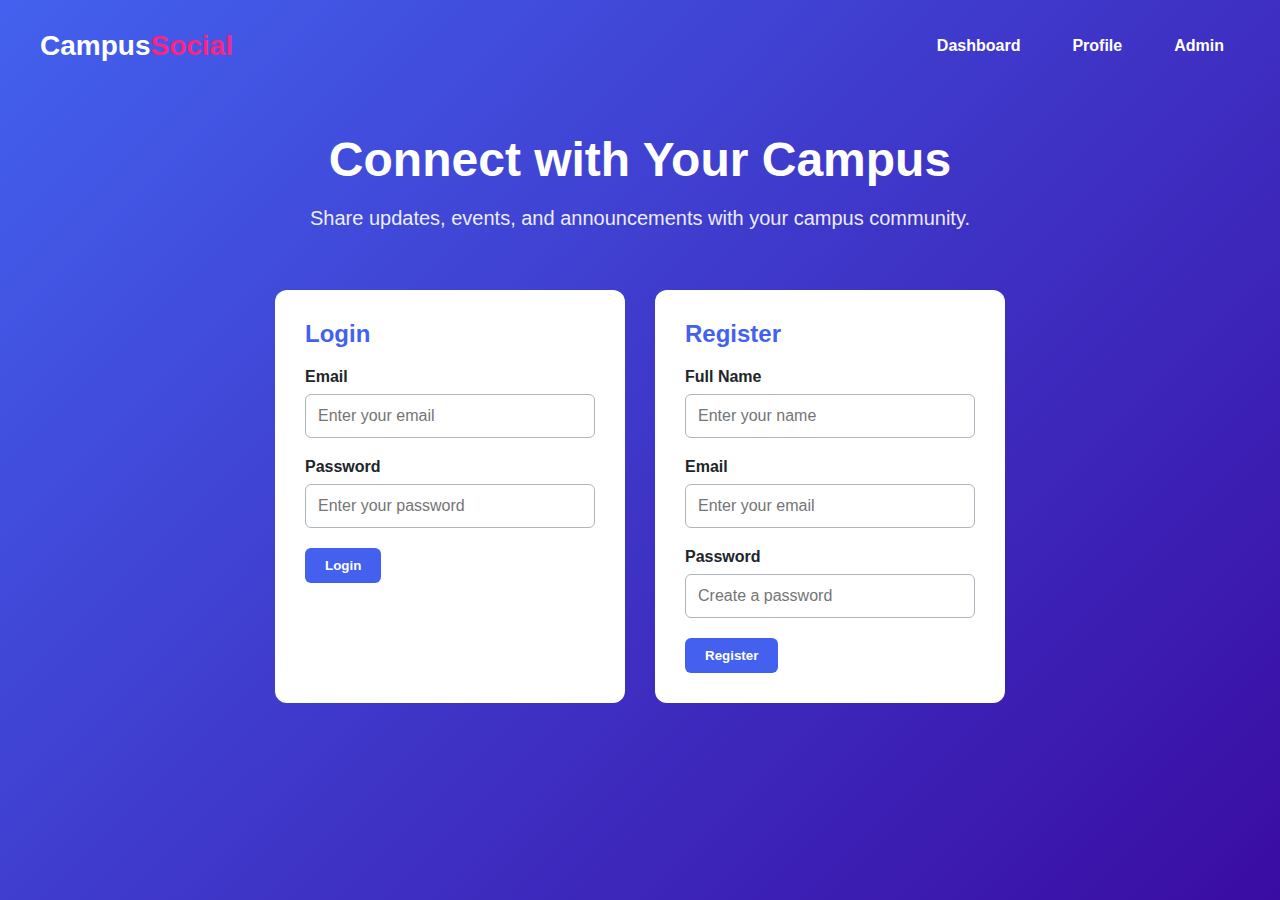
<file: index.html>
<!DOCTYPE html>
<html lang="en">
<head>
    <meta charset="UTF-8">
    <meta name="viewport" content="width=device-width, initial-scale=1.0">
    <title>Campus Social - Connect with Your Campus</title>
    <link rel="stylesheet" href="style.css">
</head>
<body>
    <div class="container">
        <header>
            <div class="logo">Campus<span>Social</span></div>
            <nav>
                <ul>
                    <li><a href="dashboard.html">Dashboard</a></li>
                    <li><a href="profile.html">Profile</a></li>
                    <li><a href="admin.html">Admin</a></li>
                </ul>
            </nav>
        </header>

        <section id="landing-page">
            <div class="hero">
                <h1>Connect with Your Campus</h1>
                <p>Share updates, events, and announcements with your campus community.</p>
            </div>
            
            <div class="auth-forms">
                <div class="auth-form">
                    <h2>Login</h2>
                    <div class="form-group">
                        <label for="login-email">Email</label>
                        <input type="email" id="login-email" placeholder="Enter your email">
                    </div>
                    <div class="form-group">
                        <label for="login-password">Password</label>
                        <input type="password" id="login-password" placeholder="Enter your password">
                    </div>
                    <div id="login-error" class="error-message">Invalid email or password</div>
                    <button class="btn btn-primary" id="login-btn">Login</button>
                </div>
                
                <div class="auth-form">
                    <h2>Register</h2>
                    <div class="form-group">
                        <label for="register-name">Full Name</label>
                        <input type="text" id="register-name" placeholder="Enter your name">
                    </div>
                    <div class="form-group">
                        <label for="register-email">Email</label>
                        <input type="email" id="register-email" placeholder="Enter your email">
                    </div>
                    <div class="form-group">
                        <label for="register-password">Password</label>
                        <input type="password" id="register-password" placeholder="Create a password">
                    </div>
                    <div id="register-error" class="error-message">Please fill all fields correctly</div>
                    <button class="btn btn-primary" id="register-btn">Register</button>
                </div>
            </div>
        </section>
    </div>

    <script src="auth.js"></script>
    <script>
        document.addEventListener('DOMContentLoaded', function() {
            // Check if user is already logged in
            if (localStorage.getItem('currentUser')) {
                window.location.href = 'dashboard.html';
            }
            
            // Set up event listeners
            document.getElementById('login-btn').addEventListener('click', login);
            document.getElementById('register-btn').addEventListener('click', register);
            
            // Allow form submission with Enter key
            document.getElementById('login-password').addEventListener('keypress', function(e) {
                if (e.key === 'Enter') login();
            });
            
            document.getElementById('register-password').addEventListener('keypress', function(e) {
                if (e.key === 'Enter') register();
            });
        });
    </script>
</body>
</html>
</file>
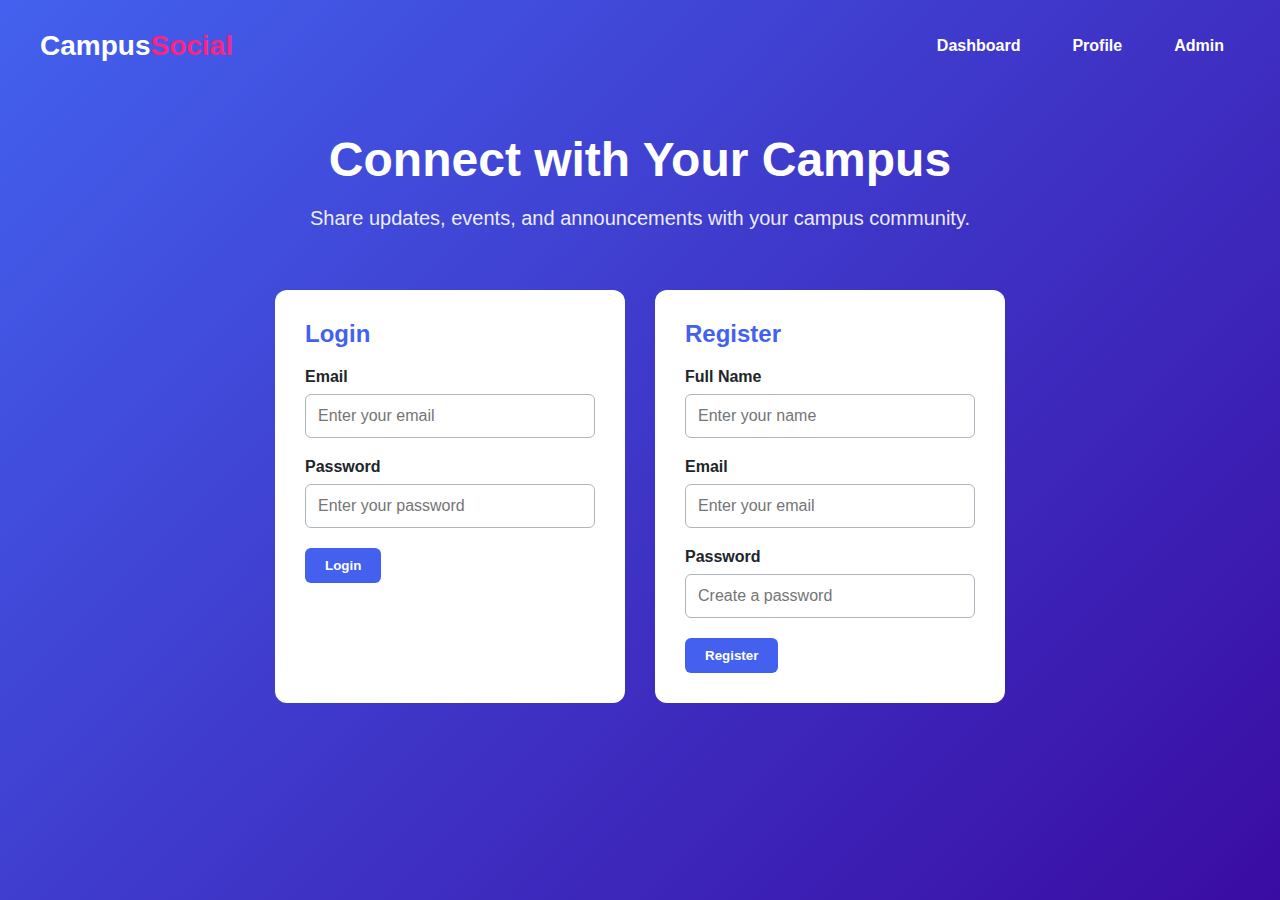
<file: admin.html>
<!DOCTYPE html>
<html lang="en">
<head>
    <meta charset="UTF-8">
    <meta name="viewport" content="width=device-width, initial-scale=1.0">
    <title>Admin Dashboard - Campus Social</title>
    <link rel="stylesheet" href="style.css">
</head>
<body>
    <div class="container">
        <header>
            <div class="logo">Campus<span>Social</span></div>
            <nav>
                <ul>
                    <li><a href="dashboard.html">Dashboard</a></li>
                    <li><a href="profile.html">Profile</a></li>
                    <li><a href="admin.html" class="active">Admin</a></li>
                    <li><a href="#" id="logout-btn">Logout</a></li>
                </ul>
            </nav>
        </header>

        <section id="admin-page">
            <div class="card">
                <h1>Admin Dashboard</h1>
                <p>Welcome to the admin panel. Here you can manage users and content.</p>
                
                <div class="admin-section">
                    <h2>User Management</h2>
                    <table id="users-table">
                        <thead>
                            <tr>
                                <th>ID</th>
                                <th>Name</th>
                                <th>Email</th>
                                <th>Actions</th>
                            </tr>
                        </thead>
                        <tbody>
                            <!-- Users will be loaded here -->
                        </tbody>
                    </table>
                </div>
                
                <div class="admin-section">
                    <h2>Post Management</h2>
                    <table id="posts-table">
                        <thead>
                            <tr>
                                <th>ID</th>
                                <th>Author</th>
                                <th>Content</th>
                                <th>Actions</th>
                            </tr>
                        </thead>
                        <tbody>
                            <!-- Posts will be loaded here -->
                        </tbody>
                    </table>
                </div>
            </div>
        </section>
    </div>

    <script src="auth.js"></script>
    <script src="admin.js"></script>
    <script>
        document.addEventListener('DOMContentLoaded', function() {
            // Check if user is logged in
            if (!localStorage.getItem('currentUser')) {
                window.location.href = 'index.html';
                return;
            }
            
            // Set up event listeners
            document.getElementById('logout-btn').addEventListener('click', logout);
            
            // Load admin data
            loadAdminPage();
        });
    </script>
</body>
</html>
</file>
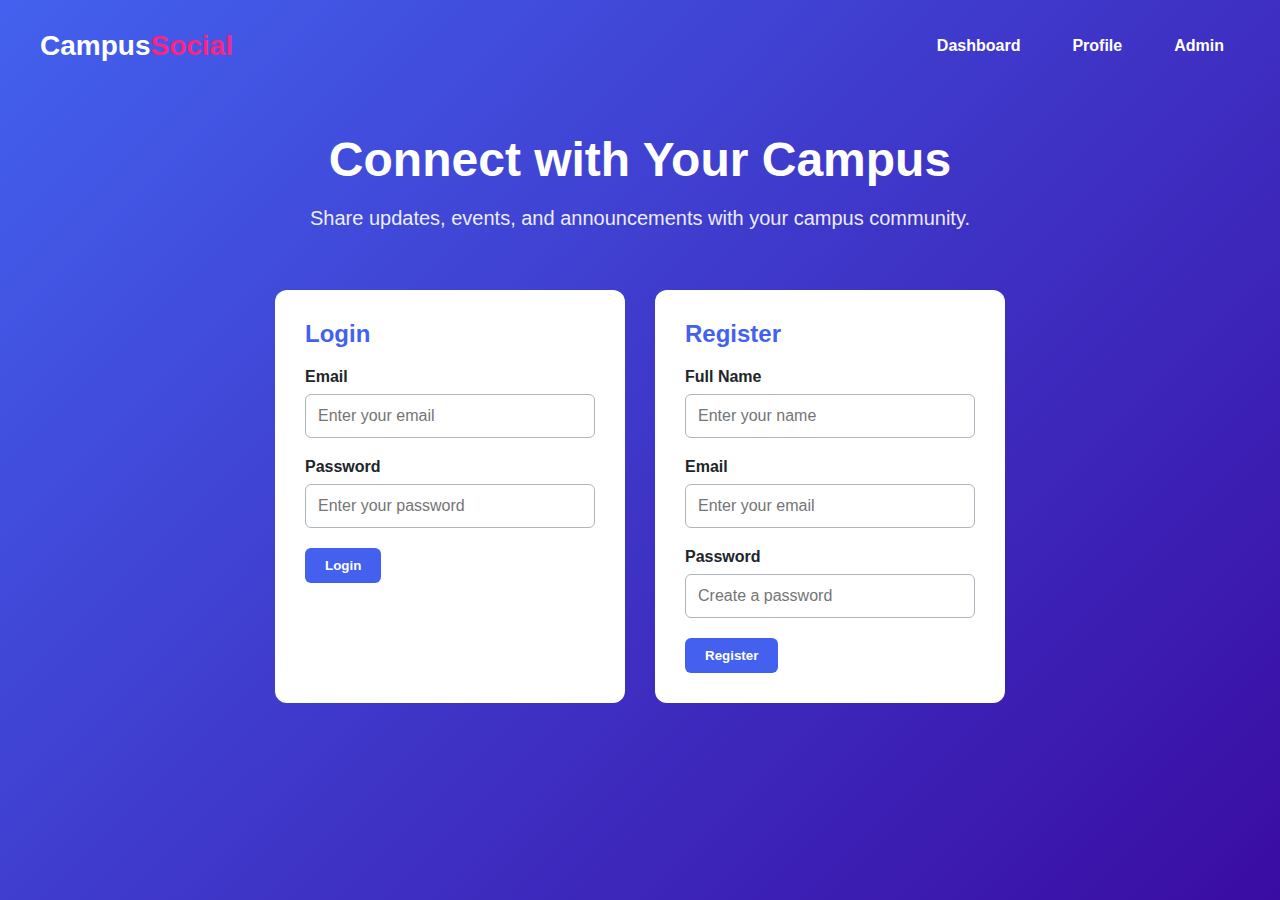
<file: dashboard.html>
<!DOCTYPE html>
<html lang="en">
<head>
    <meta charset="UTF-8">
    <meta name="viewport" content="width=device-width, initial-scale=1.0">
    <title>Dashboard - Campus Social</title>
    <link rel="stylesheet" href="style.css">
</head>
<body>
    <div class="container">
        <header>
            <div class="logo">Campus<span>Social</span></div>
            <nav>
                <ul>
                    <li><a href="dashboard.html" class="active">Dashboard</a></li>
                    <li><a href="profile.html">Profile</a></li>
                    <li><a href="admin.html">Admin</a></li>
                    <li><a href="#" id="logout-btn">Logout</a></li>
                </ul>
            </nav>
        </header>

        <section id="dashboard-page">
            <div class="card composer">
                <h2>Create a Post</h2>
                <textarea id="post-content" placeholder="What's happening on campus?"></textarea>
                <button class="btn btn-primary" id="create-post-btn">Post Update</button>
            </div>
            
            <div class="card">
                <h2>Campus Feed</h2>
                <div id="posts-container">
                    <!-- Posts will be loaded here -->
                </div>
            </div>
        </section>
    </div>

    <script src="auth.js"></script>
    <script src="app.js"></script>
    <script>
        document.addEventListener('DOMContentLoaded', function() {
            // Check if user is logged in
            if (!localStorage.getItem('currentUser')) {
                window.location.href = 'index.html';
                return;
            }
            
            // Load current user
            const currentUser = JSON.parse(localStorage.getItem('currentUser'));
            
            // Set up event listeners
            document.getElementById('create-post-btn').addEventListener('click', createPost);
            document.getElementById('logout-btn').addEventListener('click', logout);
            
            // Load posts
            loadPosts();
            
            // Simulate real-time updates
            if (window.postUpdateInterval) {
                clearInterval(window.postUpdateInterval);
            }
            
            window.postUpdateInterval = setInterval(() => {
                // Sometimes duplicate the last post to simulate real-time bug
                if (window.allPosts && window.allPosts.length > 0 && Math.random() > 0.7) {
                    const lastPost = window.allPosts[window.allPosts.length - 1];
                    window.allPosts.push({...lastPost, id: 'dup-' + Date.now()});
                    renderPosts();
                }
            }, 5000);
        });
    </script>
</body>
</html>
</file>
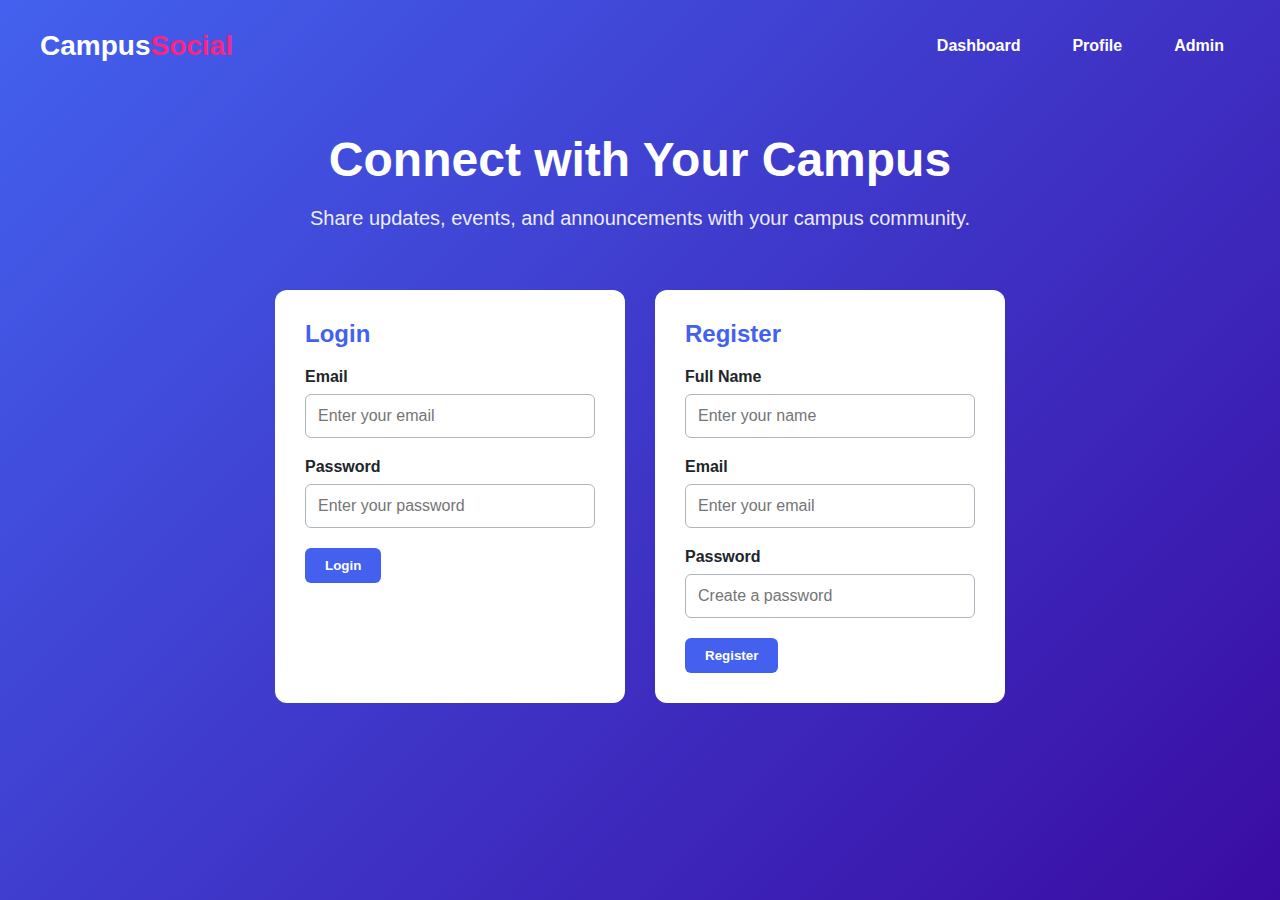
<file: profile.html>
<!DOCTYPE html>
<html lang="en">
<head>
    <meta charset="UTF-8">
    <meta name="viewport" content="width=device-width, initial-scale=1.0">
    <title>Profile - Campus Social</title>
    <link rel="stylesheet" href="style.css">
</head>
<body>
    <div class="container">
        <header>
            <div class="logo">Campus<span>Social</span></div>
            <nav>
                <ul>
                    <li><a href="dashboard.html">Dashboard</a></li>
                    <li><a href="profile.html" class="active">Profile</a></li>
                    <li><a href="admin.html">Admin</a></li>
                    <li><a href="#" id="logout-btn">Logout</a></li>
                </ul>
            </nav>
        </header>

        <section id="profile-page">
            <div class="card">
                <div class="profile-header">
                    <div class="profile-avatar" id="profile-avatar">JS</div>
                    <div class="profile-info">
                        <h2 id="profile-name">John Smith</h2>
                        <p class="profile-bio" id="profile-bio">Computer Science student interested in AI and web development.</p>
                    </div>
                </div>
                
                <div class="form-group">
                    <label for="edit-name">Full Name</label>
                    <input type="text" id="edit-name" placeholder="Enter your name">
                </div>
                <div class="form-group">
                    <label for="edit-bio">Bio</label>
                    <input type="text" id="edit-bio" placeholder="Tell us about yourself">
                </div>
                <button class="btn btn-primary" id="update-profile-btn">Update Profile</button>
            </div>
            
            <div class="card">
                <h2>Your Posts</h2>
                <div id="user-posts-container">
                    <!-- User's posts will be loaded here -->
                </div>
            </div>
        </section>
    </div>

    <script src="auth.js"></script>
    <script src="profile.js"></script>
    <script>
        document.addEventListener('DOMContentLoaded', function() {
            // Check if user is logged in
            if (!localStorage.getItem('currentUser')) {
                window.location.href = 'index.html';
                return;
            }
            
            // Set up event listeners
            document.getElementById('update-profile-btn').addEventListener('click', updateProfile);
            document.getElementById('logout-btn').addEventListener('click', logout);
            
            // Load profile data
            loadProfile();
        });
    </script>
</body>
</html>
</file>
<file: style.css>
/* Global Styles */
:root {
    --primary: #4361ee;
    --secondary: #3a0ca3;
    --accent: #f72585;
    --light: #f8f9fa;
    --dark: #212529;
    --success: #4cc9f0;
    --warning: #ffd166;
    --danger: #ef476f;
    --gray: #adb5bd;
}

* {
    margin: 0;
    padding: 0;
    box-sizing: border-box;
    font-family: 'Segoe UI', Tahoma, Geneva, Verdana, sans-serif;
}

body {
    background: linear-gradient(135deg, #4361ee 0%, #3a0ca3 100%);
    color: var(--dark);
    min-height: 100vh;
    padding: 20px;
}

.container {
    max-width: 1200px;
    margin: 0 auto;
}

.card {
    background: white;
    border-radius: 12px;
    box-shadow: 0 10px 20px rgba(0, 0, 0, 0.1);
    padding: 20px;
    margin-bottom: 20px;
}

.btn {
    padding: 10px 20px;
    border: none;
    border-radius: 6px;
    cursor: pointer;
    font-weight: 600;
    transition: all 0.3s ease;
}

.btn-primary {
    background: var(--primary);
    color: white;
}

.btn-primary:hover {
    background: var(--secondary);
}

.btn-danger {
    background: var(--danger);
    color: white;
}

.btn-danger:hover {
    opacity: 0.8;
}

.btn-success {
    background: var(--success);
    color: white;
}

.btn-success:hover {
    opacity: 0.8;
}

.text-center {
    text-align: center;
}

.hidden {
    display: none !important;
}

/* Header Styles */
header {
    display: flex;
    justify-content: space-between;
    align-items: center;
    padding: 10px 0;
    margin-bottom: 30px;
}

.logo {
    font-size: 28px;
    font-weight: 800;
    color: white;
    display: flex;
    align-items: center;
}

.logo span {
    color: var(--accent);
}

nav ul {
    display: flex;
    list-style: none;
    gap: 20px;
}

nav a {
    color: white;
    text-decoration: none;
    font-weight: 600;
    padding: 8px 16px;
    border-radius: 6px;
    transition: all 0.3s ease;
}

nav a:hover, nav a.active {
    background: rgba(255, 255, 255, 0.2);
}

/* Landing Page */
#landing-page {
    display: flex;
    flex-direction: column;
    align-items: center;
    justify-content: center;
    min-height: 70vh;
    color: white;
}

.hero {
    text-align: center;
    max-width: 700px;
}

.hero h1 {
    font-size: 48px;
    margin-bottom: 20px;
}

.hero p {
    font-size: 20px;
    margin-bottom: 30px;
    opacity: 0.9;
}

.auth-forms {
    display: flex;
    gap: 30px;
    margin-top: 30px;
}

.auth-form {
    background: white;
    padding: 30px;
    border-radius: 12px;
    width: 350px;
    color: var(--dark);
}

.auth-form h2 {
    margin-bottom: 20px;
    color: var(--primary);
}

.form-group {
    margin-bottom: 20px;
}

.form-group label {
    display: block;
    margin-bottom: 8px;
    font-weight: 600;
}

.form-group input {
    width: 100%;
    padding: 12px;
    border: 1px solid var(--gray);
    border-radius: 6px;
    font-size: 16px;
}

.error-message {
    color: var(--danger);
    margin-top: 10px;
    font-size: 14px;
    display: none;
}

/* Dashboard */
.composer {
    margin-bottom: 30px;
}

.composer textarea {
    width: 100%;
    padding: 15px;
    border: 1px solid var(--gray);
    border-radius: 8px;
    resize: vertical;
    min-height: 100px;
    font-size: 16px;
    margin-bottom: 15px;
}

.post {
    border-bottom: 1px solid #eee;
    padding: 20px 0;
}

.post:last-child {
    border-bottom: none;
}

.post-header {
    display: flex;
    align-items: center;
    margin-bottom: 15px;
}

.avatar {
    width: 40px;
    height: 40px;
    border-radius: 50%;
    background: var(--primary);
    color: white;
    display: flex;
    align-items: center;
    justify-content: center;
    font-weight: bold;
    margin-right: 12px;
}

.post-info {
    flex: 1;
}

.post-author {
    font-weight: 600;
}

.post-time {
    font-size: 12px;
    color: var(--gray);
}

.post-content {
    margin-bottom: 15px;
    line-height: 1.5;
}

.post-actions {
    display: flex;
    gap: 15px;
}

.post-action {
    display: flex;
    align-items: center;
    gap: 5px;
    color: var(--gray);
    cursor: pointer;
}

.post-action:hover {
    color: var(--primary);
}

.post-action.active {
    color: var(--accent);
}

/* Profile Page */
.profile-header {
    display: flex;
    align-items: center;
    margin-bottom: 30px;
}

.profile-avatar {
    width: 80px;
    height: 80px;
    border-radius: 50%;
    background: var(--primary);
    color: white;
    display: flex;
    align-items: center;
    justify-content: center;
    font-weight: bold;
    font-size: 32px;
    margin-right: 20px;
}

.profile-info h2 {
    margin-bottom: 10px;
}

.profile-bio {
    color: #666;
    margin-bottom: 15px;
}

/* Admin Page */
.admin-section {
    margin-bottom: 30px;
}

.admin-section h2 {
    margin-bottom: 15px;
    color: var(--primary);
}

table {
    width: 100%;
    border-collapse: collapse;
}

th, td {
    padding: 12px 15px;
    text-align: left;
    border-bottom: 1px solid #ddd;
}

th {
    background-color: #f8f9fa;
    font-weight: 600;
}

tr:hover {
    background-color: #f8f9fa;
}

/* Responsive */
@media (max-width: 768px) {
    .auth-forms {
        flex-direction: column;
    }
    
    nav ul {
        flex-wrap: wrap;
        justify-content: center;
    }
    
    header {
        flex-direction: column;
        gap: 15px;
    }
    
    .hero h1 {
        font-size: 36px;
    }
    
    .hero p {
        font-size: 18px;
    }
}
</file>
